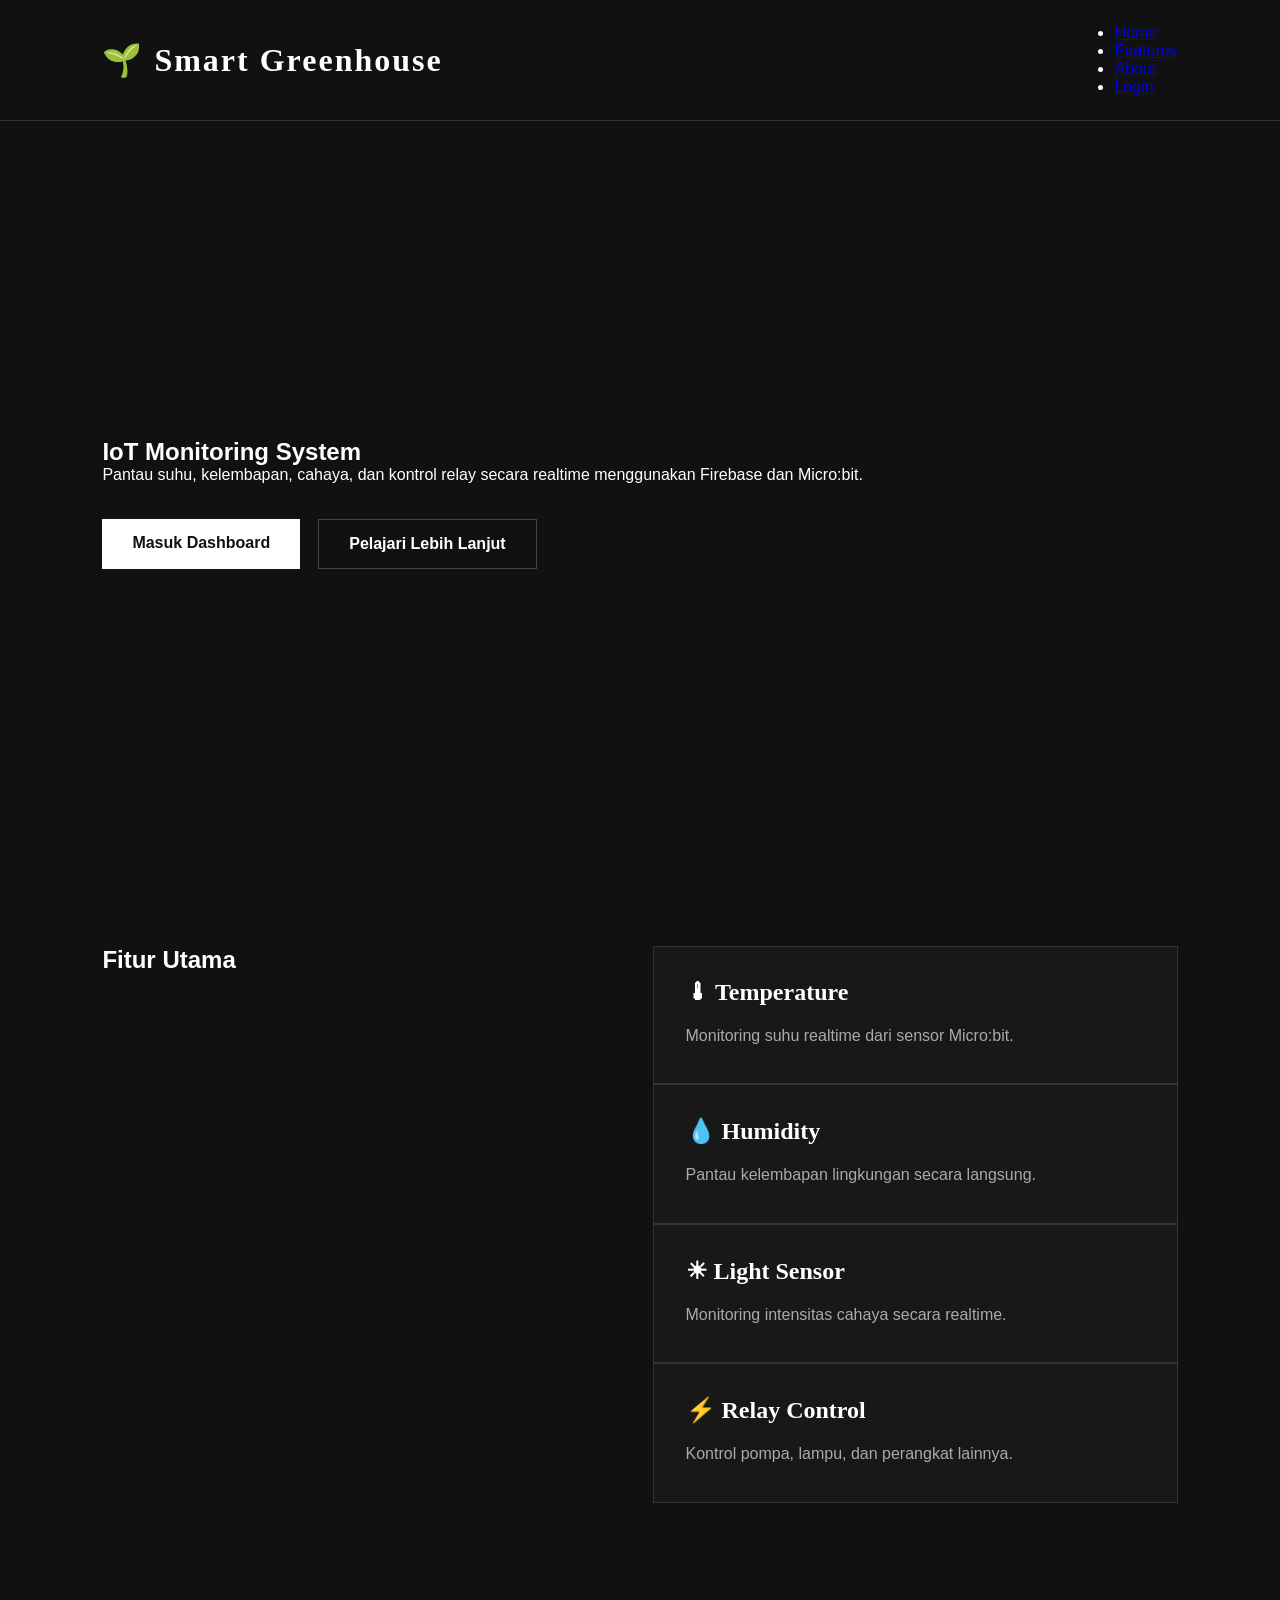
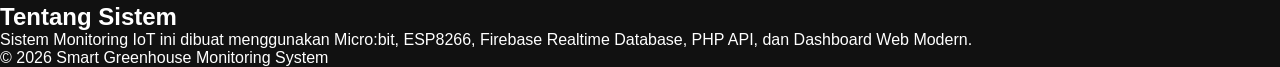
<file: index.html>
<!DOCTYPE html>
<html lang="id">
<head>
    <meta charset="UTF-8">
    <meta name="viewport" content="width=device-width, initial-scale=1.0">
    <title>Smart Greenhouse Monitoring</title>

    <link rel="stylesheet" href="css/style.css">

    <link href="https://fonts.googleapis.com/css2?family=Poppins:wght@300;400;500;600;700&display=swap" rel="stylesheet">
</head>

<body>

    <!-- NAVBAR -->
    <nav class="navbar">

        <div class="logo">
            🌱 Smart Greenhouse
        </div>

        <ul class="nav-links">
            <li><a href="#home">Home</a></li>
            <li><a href="#feature">Features</a></li>
            <li><a href="#about">About</a></li>
            <li>
                <a href="login.html" class="login-btn">
                    Login
                </a>
            </li>
        </ul>

    </nav>

    <!-- HERO -->
    <section class="hero" id="home">

        <div class="hero-content">

            <h1>
                IoT Monitoring System
            </h1>

            <p>
                Pantau suhu, kelembapan, cahaya, dan kontrol relay
                secara realtime menggunakan Firebase dan Micro:bit.
            </p>

            <div class="hero-buttons">

                <a href="login.html" class="btn-primary">
                    Masuk Dashboard
                </a>

                <a href="#feature" class="btn-secondary">
                    Pelajari Lebih Lanjut
                </a>

            </div>

        </div>

    </section>

    <!-- FEATURES -->
    <section class="features" id="feature">

        <h2>Fitur Utama</h2>

        <div class="feature-grid">

            <div class="feature-card">
                <h3>🌡 Temperature</h3>
                <p>
                    Monitoring suhu realtime dari sensor Micro:bit.
                </p>
            </div>

            <div class="feature-card">
                <h3>💧 Humidity</h3>
                <p>
                    Pantau kelembapan lingkungan secara langsung.
                </p>
            </div>

            <div class="feature-card">
                <h3>☀ Light Sensor</h3>
                <p>
                    Monitoring intensitas cahaya secara realtime.
                </p>
            </div>

            <div class="feature-card">
                <h3>⚡ Relay Control</h3>
                <p>
                    Kontrol pompa, lampu, dan perangkat lainnya.
                </p>
            </div>

        </div>

    </section>

    <!-- ABOUT -->
    <section class="about" id="about">

        <div class="about-card">

            <h2>Tentang Sistem</h2>

            <p>
                Sistem Monitoring IoT ini dibuat menggunakan
                Micro:bit, ESP8266, Firebase Realtime Database,
                PHP API, dan Dashboard Web Modern.
            </p>

        </div>

    </section>

    <!-- FOOTER -->
    <footer>

        <p>
            © 2026 Smart Greenhouse Monitoring System
        </p>

    </footer>

</body>
</html>
</file>
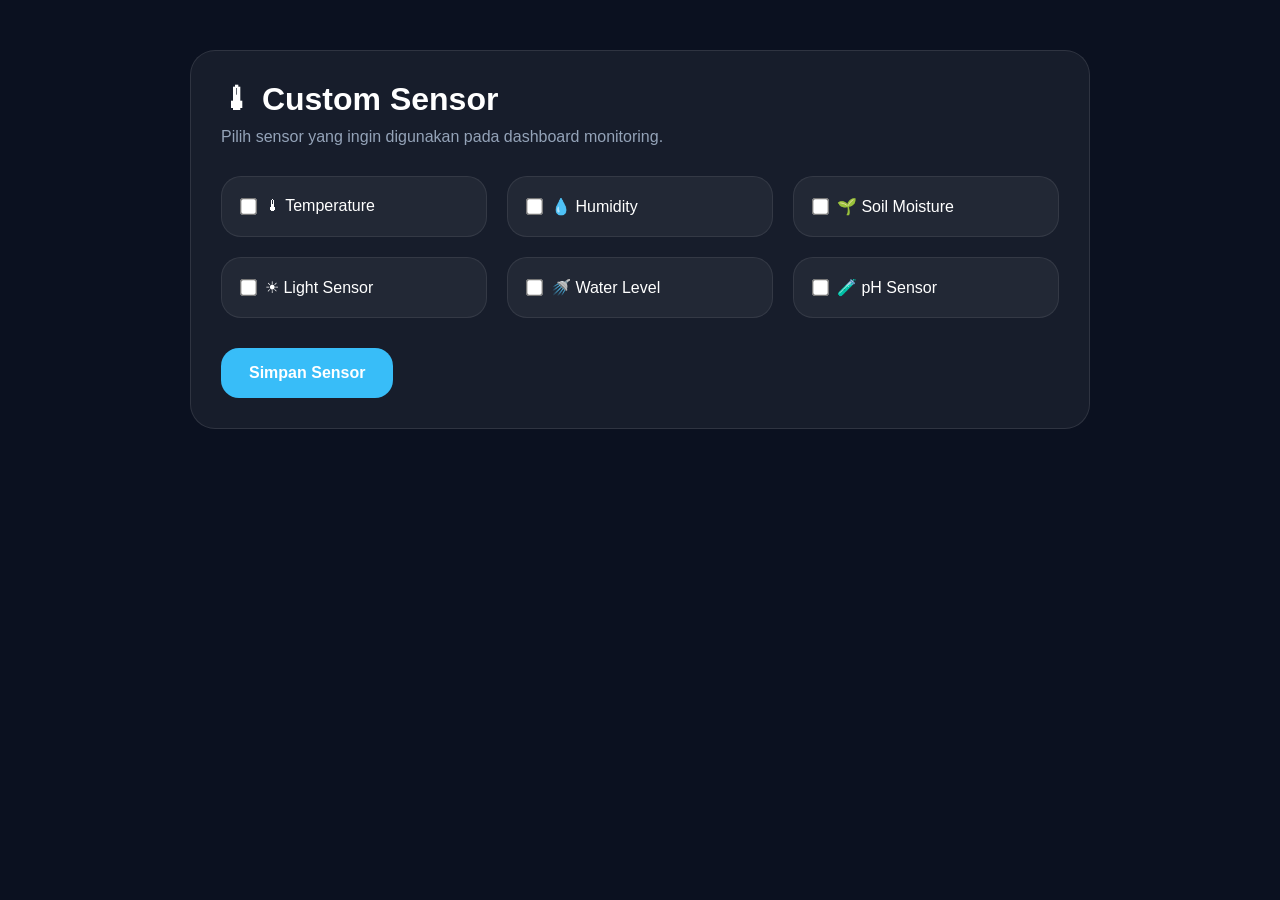
<file: sensor.html>
<!DOCTYPE html>
<html lang="id">
<head>
    <meta charset="UTF-8">
    <meta name="viewport" content="width=device-width, initial-scale=1.0">

    <title>Custom Sensor</title>

    <link rel="stylesheet" href="css/dashboard.css">

    <style>
        /* --- STYLE CSS UNTUK MENATA TAMPILAN --- */

        body {
            background: #0b1120; /* Mengubah latar belakang menjadi biru sangat gelap (dark mode) */
            color: white;        /* Mengubah semua warna teks utama menjadi putih */
            font-family: Poppins, sans-serif; /* Menggunakan font Poppins agar terlihat modern */
        }

        .container {
            width: 90%;          /* Lebar container 90% dari lebar layar */
            max-width: 900px;    /* Lebar maksimal container tidak akan lebih dari 900px */
            margin: 50px auto;   /* Memberi jarak atas-bawah 50px, dan auto agar posisinya di tengah layar */
        }

        .card {
            background: rgba(255,255,255,.05); /* Latar belakang putih transparan tipis */
            border-radius: 25px;               /* Membuat sudut kotak menjadi melengkung/bulat */
            padding: 30px;                     /* Memberikan jarak ruang di dalam kotak */
            border: 1px solid rgba(255,255,255,.1); /* Garis tepi tipis transparan */
        }

        h1 {
            margin-bottom: 10px; /* Memberi jarak antara judul dan teks di bawahnya */
        }

        p {
            color: #94a3b8;      /* Mengubah warna teks deskripsi menjadi abu-abu terang */
            margin-bottom: 30px; /* Memberi jarak bawah sebelum masuk ke daftar sensor */
        }

        .sensor-list {
            display: grid;       /* Mengaktifkan sistem Grid agar layout otomatis rapi berbentuk kolom */
            /* Membuat kolom otomatis fleksibel. Lebar minimal kotak sensor 220px, sisa ruangnya dibagi rata (1fr) */
            grid-template-columns: repeat(auto-fit, minmax(220px, 1fr));
            gap: 20px;           /* Jarak antar kotak sensor */
        }

        .sensor-item {
            background: rgba(255,255,255,.05); /* Latar belakang tiap kotak sensor */
            border: 1px solid rgba(255,255,255,.08); /* Garis tepi tiap kotak sensor */
            border-radius: 20px; /* Membuat sudut kotak sensor melengkung */
            padding: 20px;       /* Ruang dalam tiap kotak sensor */
        }

        .sensor-item label {
            cursor: pointer;     /* Mengubah ikon mouse menjadi bentuk tangan saat diarahkan ke teks/tombol */
            display: flex;       /* Mengaktifkan flexbox agar checkbox dan teks sejajar */
            gap: 10px;           /* Jarak antara checkbox kotak dengan teks nama sensornya */
            align-items: center; /* Membuat checkbox dan teks lurus pas di tengah secara vertikal */
        }

        input[type="checkbox"] {
            transform: scale(1.3); /* Memperbesar ukuran kotak centang (checkbox) sebesar 1.3 kali lipat */
        }

        .save-btn {
            margin-top: 30px;    /* Jarak tombol dari daftar sensor di atasnya */
            border: none;        /* Menghilangkan garis tepi bawaan tombol */
            padding: 16px 28px;  /* Mengatur ketebalan tombol (atas-bawah 16px, kiri-kanan 28px) */
            border-radius: 18px; /* Membuat sudut tombol melengkung */
            background: #38bdf8; /* Mengubah warna tombol menjadi biru muda terang */
            color: white;        /* Warna teks di dalam tombol */
            cursor: pointer;     /* Mengubah ikon mouse jadi bentuk tangan saat menyentuh tombol */
            font-size: 16px;     /* Ukuran teks tombol */
            font-weight: 600;    /* Membuat teks tombol agak tebal */
        }
    </style>
</head>
<body>

<div class="container">
    <div class="card">

        <h1>🌡 Custom Sensor</h1>
        <p>Pilih sensor yang ingin digunakan pada dashboard monitoring.</p>

        <div class="sensor-list">

            <div class="sensor-item">
                <label>
                    <input type="checkbox" value="temperature"> 🌡 Temperature
                </label>
            </div>

            <div class="sensor-item">
                <label>
                    <input type="checkbox" value="humidity"> 💧 Humidity
                </label>
            </div>

            <div class="sensor-item">
                <label>
                    <input type="checkbox" value="soil"> 🌱 Soil Moisture
                </label>
            </div>

            <div class="sensor-item">
                <label>
                    <input type="checkbox" value="light"> ☀ Light Sensor
                </label>
            </div>

            <div class="sensor-item">
                <label>
                    <input type="checkbox" value="water"> 🚿 Water Level
                </label>
            </div>

            <div class="sensor-item">
                <label>
                    <input type="checkbox" value="ph"> 🧪 pH Sensor
                </label>
            </div>

        </div>

        <button class="save-btn" onclick="saveSensors()">
            Simpan Sensor
        </button>

    </div>
</div>

<script>
// --- LOGIKA JAVASCRIPT ---

function saveSensors() {
    // 1. Mengambil semua checkbox yang sedang dicentang (:checked)
    // 2. Tanda [...] digunakan untuk mengubah data tersebut menjadi bentuk Array biasa
    // 3. .map(cb => cb.value) berfungsi mengambil isi atribut 'value' saja dari tiap sensor yang dicentang
    const selected = [...document.querySelectorAll('input[type="checkbox"]:checked')].map(cb => cb.value);

    // Menyimpan data sensor yang dipilih ke memori browser (LocalStorage) 
    // dengan nama kunci "selectedSensors". JSON.stringify digunakan untuk mengubah array menjadi teks string.
    localStorage.setItem("selectedSensors", JSON.stringify(selected));

    // Menampilkan pesan pop-up pemberitahuan kepada user
    alert("Sensor berhasil disimpan!");

    // Otomatis mengalihkan (redirect) halaman web ke file dashboard.html setelah tombol OK diklik
    window.location.href = "dashboard.html";
}
</script>

</body>
</html>
</file>
<file: css/style.css>
* {
    margin: 0;
    padding: 0;
    box-sizing: border-box;
}

body {
    font-family: 'Inter', sans-serif;
    background: #111;
    color: #fff;
    overflow-x: hidden;
}

/* NAVBAR */
.navbar {
    width: 100%;
    padding: 24px 8%;
    display: flex;
    justify-content: space-between;
    align-items: center;
    border-bottom: 1px solid #333;
}

.logo {
    font-family: 'Playfair Display', serif;
    font-size: 32px;
    font-weight: 700;
    color: #fff;
    letter-spacing: 2px;
}

.navbar nav {
    display: flex;
    gap: 24px;
    align-items: center;
}

.navbar nav a {
    text-decoration: none;
    color: #aaa;
    transition: .3s;
    font-size: 15px;
}

.navbar nav a:hover {
    color: #fff;
}

.dashboard-btn {
    background: #fff;
    color: #111 !important;
    padding: 12px 24px;
    border-radius: 0;
    font-weight: 600;
}

.dashboard-btn:hover {
    opacity: .85;
}

/* HERO */
.hero {
    min-height: 85vh;
    padding: 60px 8%;
    display: flex;
    align-items: center;
    justify-content: space-between;
    gap: 60px;
}

/* LEFT */
.hero-left {
    flex: 1;
}

.badge {
    display: inline-block;
    border: 1px solid #555;
    color: #ccc;
    padding: 10px 18px;
    margin-bottom: 24px;
    text-transform: uppercase;
    letter-spacing: 1px;
}

.hero-left h1 {
    font-family: 'Playfair Display', serif;
    font-size: 72px;
    line-height: 1;
    margin-bottom: 24px;
    text-transform: uppercase;
}

.hero-left h1 span {
    color: #fff;
    border-bottom: 3px solid #fff;
}

.hero-left p {
    color: #b5b5b5;
    font-size: 18px;
    line-height: 1.9;
    max-width: 650px;
}

/* BUTTON */
.hero-buttons {
    display: flex;
    gap: 18px;
    margin-top: 35px;
}

.btn-primary,
.btn-secondary {
    text-decoration: none;
    padding: 15px 30px;
    font-weight: 600;
    transition: .3s;
}

.btn-primary {
    background: #fff;
    color: #111;
}

.btn-primary:hover {
    opacity: .85;
}

.btn-secondary {
    border: 1px solid #444;
    color: #fff;
}

.btn-secondary:hover {
    background: #222;
}

/* RIGHT CARD */
.hero-right {
    flex: 1;
    display: flex;
    justify-content: center;
}

.status-card {
    width: 100%;
    max-width: 500px;
    background: #181818;
    border: 1px solid #333;
    padding: 35px;
}

.status-header {
    display: flex;
    justify-content: space-between;
    align-items: center;
    margin-bottom: 30px;
    border-bottom: 1px solid #333;
    padding-bottom: 15px;
}

.status-header h3 {
    font-family: 'Playfair Display', serif;
    font-size: 24px;
}

.live {
    color: #fff;
    font-weight: 600;
}

/* SENSOR GRID */
.sensor-preview {
    display: grid;
    grid-template-columns: repeat(2, 1fr);
    gap: 18px;
}

.sensor-box {
    background: #111;
    border: 1px solid #333;
    padding: 22px;
    transition: .3s;
}

.sensor-box:hover {
    border-color: #fff;
}

.sensor-box h4 {
    color: #888;
    margin-bottom: 10px;
    font-size: 13px;
    text-transform: uppercase;
    letter-spacing: 1px;
}

.sensor-box p {
    font-size: 32px;
    font-weight: 700;
    color: #fff;
}

/* FEATURES */
.features {
    padding: 60px 8% 100px;
    display: grid;
    grid-template-columns: repeat(auto-fit, minmax(280px,1fr));
    gap: 25px;
}

.feature-card {
    background: #181818;
    border: 1px solid #333;
    padding: 32px;
    transition: .3s;
}

.feature-card:hover {
    border-color: #fff;
}

.feature-card h3 {
    font-family: 'Playfair Display', serif;
    font-size: 24px;
    margin-bottom: 15px;
}

.feature-card p {
    color: #aaa;
    line-height: 1.9;
}

/* RESPONSIVE */
@media(max-width:1000px) {
    .hero {
        flex-direction: column;
        text-align: center;
    }

    .hero-buttons {
        justify-content: center;
        flex-wrap: wrap;
    }

    .hero-left h1 {
        font-size: 52px;
    }
}

@media(max-width:600px) {

    .navbar {
        flex-direction: column;
        gap: 20px;
    }

    .navbar nav {
        flex-wrap: wrap;
        justify-content: center;
    }

    .hero-left h1 {
        font-size: 40px;
    }

    .hero-left p {
        font-size: 16px;
    }

    .sensor-preview {
        grid-template-columns: 1fr;
    }
}
</file>
<file: css/dashboard.css>
* {
    margin: 0;
    padding: 0;
    box-sizing: border-box;
}

body {
    font-family: 'Poppins', sans-serif;
    background: #0b1120;
    color: #fff;
    overflow-x: hidden;
}

/* CONTAINER */
.dashboard-container {
    display: flex;
    min-height: 100vh;
}

/* SIDEBAR */
.sidebar {
    width: 260px;
    background: rgba(15, 23, 42, 0.95);
    backdrop-filter: blur(15px);
    border-right: 1px solid rgba(255,255,255,0.08);
    padding: 30px 20px;
    position: fixed;
    height: 100vh;
}

.logo-section {
    margin-bottom: 50px;
}

.logo-section h2 {
    font-size: 28px;
    color: #38bdf8;
}

.logo-section p {
    color: #94a3b8;
    margin-top: 6px;
}

.menu{
    display:flex;
    flex-direction:column;
    gap:12px;
}

.menu a{
    display:block;
    text-decoration:none;
    color:white;
    padding:16px 20px;
    border-radius:16px;
    transition:.3s;
    cursor:pointer;
}

.menu a:hover{
    background:
    rgba(56,189,248,.15);

    transform:
    translateX(5px);
}

.menu a:active{
    transform:
    scale(.98);
}

/* MAIN */
.main-content {
    margin-left: 260px;
    width: 100%;
    padding: 35px;
}

/* HEADER */
.top-header {
    display: flex;
    justify-content: space-between;
    align-items: center;
    margin-bottom: 35px;
}

.top-header h1 {
    font-size: 36px;
}

.top-header p {
    color: #94a3b8;
    margin-top: 5px;
}

/* LIVE STATUS */
.status-live {
    background: rgba(34,197,94,0.15);
    color: #4ade80;
    padding: 12px 20px;
    border-radius: 50px;
    display: flex;
    align-items: center;
    gap: 10px;
    font-weight: 600;
}

.live-dot {
    width: 10px;
    height: 10px;
    background: #22c55e;
    border-radius: 50%;
    animation: pulse 1s infinite;
}

@keyframes pulse {
    0% {
        transform: scale(1);
        opacity: 1;
    }

    50% {
        transform: scale(1.5);
        opacity: 0.6;
    }

    100% {
        transform: scale(1);
        opacity: 1;
    }
}

/* SENSOR GRID */
.sensor-grid {
    display: grid;
    grid-template-columns: repeat(auto-fit, minmax(230px,1fr));
    gap: 25px;
}

.sensor-card {
    background: rgba(15,23,42,0.85);
    border: 1px solid rgba(255,255,255,0.08);
    border-radius: 24px;
    padding: 28px;
    transition: 0.3s;
    backdrop-filter: blur(20px);
}

.sensor-card:hover {
    transform: translateY(-6px);
    border-color: #38bdf8;
    box-shadow: 0 0 30px rgba(56,189,248,0.2);
}

.sensor-card h3 {
    color: #94a3b8;
    margin-bottom: 15px;
    font-size: 16px;
}

.sensor-card h2 {
    font-size: 38px;
    margin-bottom: 10px;
    color: #38bdf8;
}

.sensor-card p {
    color: #64748b;
}

/* CHART */
.chart-section {
    margin-top: 35px;
}

.chart-card {
    background: rgba(15,23,42,0.85);
    border-radius: 30px;
    padding: 30px;
    border: 1px solid rgba(255,255,255,0.08);
}

.card-header {
    margin-bottom: 25px;
}

.card-header h2 {
    font-size: 24px;
}

canvas {
    width: 100% !important;
    max-height: 400px;
}

/* RELAY */
.relay-section {
    display: grid;
    grid-template-columns: repeat(auto-fit,minmax(280px,1fr));
    gap: 25px;
    margin-top: 35px;
}

.relay-card {
    background: rgba(15,23,42,0.85);
    border-radius: 25px;
    padding: 28px;
    display: flex;
    justify-content: space-between;
    align-items: center;
    border: 1px solid rgba(255,255,255,0.08);
    transition: .3s;
}

.relay-card:hover {
    transform: translateY(-5px);
    box-shadow: 0 0 30px rgba(56,189,248,0.2);
}

.relay-info h3 {
    margin-bottom: 6px;
}

.relay-info p {
    color: #94a3b8;
}

/* SWITCH */
.switch {
    position: relative;
    display: inline-block;
    width: 70px;
    height: 36px;
}

.switch input {
    display: none;
}

.slider {
    position: absolute;
    cursor: pointer;
    inset: 0;
    background: #334155;
    border-radius: 50px;
    transition: .4s;
}

.slider::before {
    content: "";
    position: absolute;
    width: 28px;
    height: 28px;
    left: 4px;
    top: 4px;
    background: white;
    border-radius: 50%;
    transition: .4s;
}

input:checked + .slider {
    background: #38bdf8;
    box-shadow: 0 0 20px rgba(56,189,248,0.6);
}

input:checked + .slider::before {
    transform: translateX(34px);
}

/* RESPONSIVE */
@media(max-width: 900px) {

    .sidebar {
        display: none;
    }

    .main-content {
        margin-left: 0;
        padding: 20px;
    }

    .top-header {
        flex-direction: column;
        align-items: flex-start;
        gap: 20px;
    }

    .top-header h1 {
        font-size: 28px;
    }

    .sensor-card h2 {
        font-size: 30px;
    }
}

.sensor-options{
    display:grid;
    grid-template-columns:
    repeat(auto-fit,minmax(220px,1fr));
    gap:20px;
}

.sensor-options label{
    background:
    rgba(255,255,255,.05);

    border:
    1px solid rgba(255,255,255,.08);

    padding:20px;

    border-radius:18px;

    cursor:pointer;

    transition:.3s;
}

.sensor-options label:hover{
    border-color:#38bdf8;
    transform:
    translateY(-4px);
}

.sensor-options input{
    margin-right:10px;
}

/* SENSOR SECTION */

.sensor-section{
    margin-top:60px;
}

.section-header h2{
    font-size:30px;
    margin-bottom:8px;
}

.section-header p{
    color:#94a3b8;
    margin-bottom:25px;
}

.sensor-grid{
    display:grid;
    grid-template-columns:
    repeat(auto-fit,minmax(250px,1fr));
    gap:20px;
}

.sensor-item{
    background:
    rgba(15,23,42,.8);

    border:
    1px solid rgba(255,255,255,.08);

    border-radius:20px;

    padding:20px;
}

.sensor-item label{
    cursor:pointer;
    display:flex;
    align-items:center;
    gap:10px;
}

.sensor-item input{
    transform:scale(1.3);
}

.save-btn{
    margin-top:25px;

    border:none;

    padding:15px 25px;

    border-radius:15px;

    cursor:pointer;

    background:
    linear-gradient(
        135deg,
        #38bdf8,
        #0ea5e9
    );

    color:white;

    font-weight:600;
}

.active-sensors{
    margin-top:30px;

    background:
    rgba(15,23,42,.8);

    border:
    1px solid rgba(255,255,255,.08);

    border-radius:20px;

    padding:25px;
}

.active-sensors h3{
    margin-bottom:15px;
}

.active-sensors ul{
    padding-left:20px;
}

.active-sensors li{
    margin-bottom:8px;
}

/* Smooth Scroll */

html{
    scroll-behavior:smooth;
}
</file>
